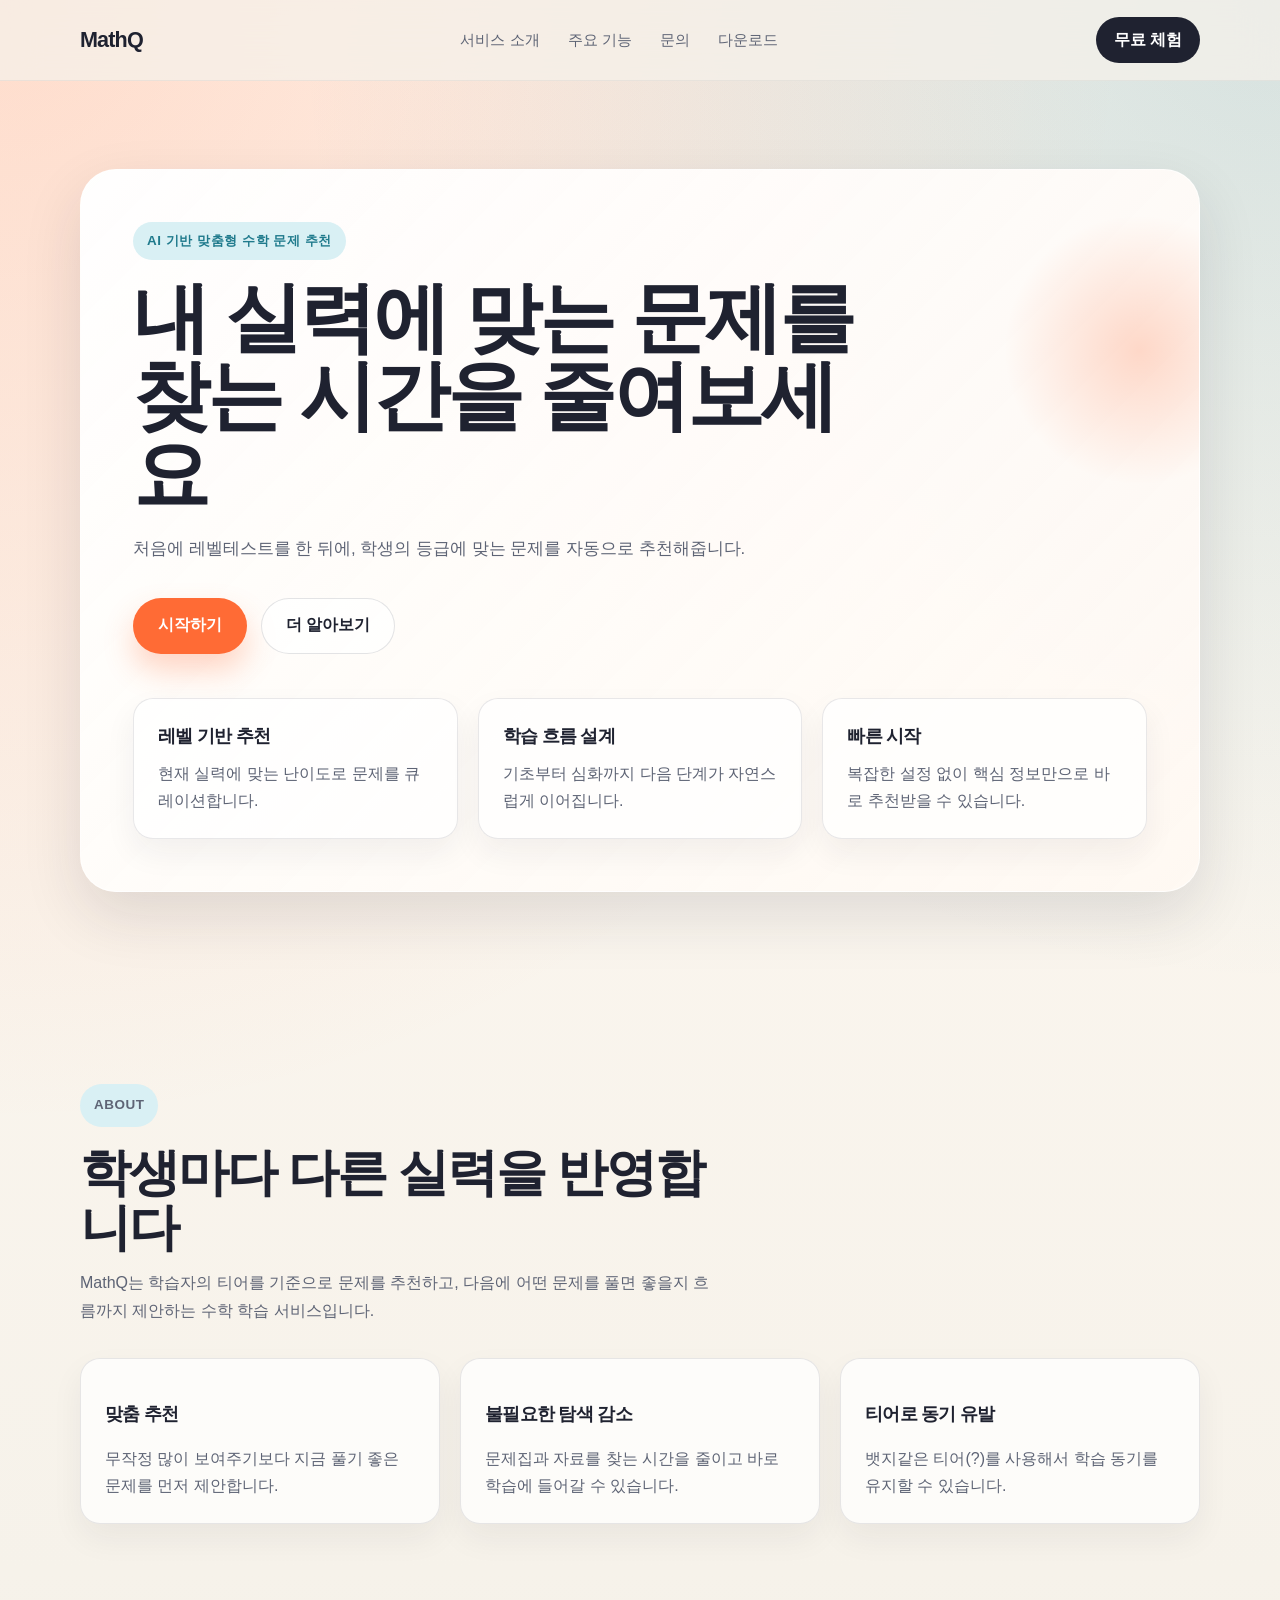
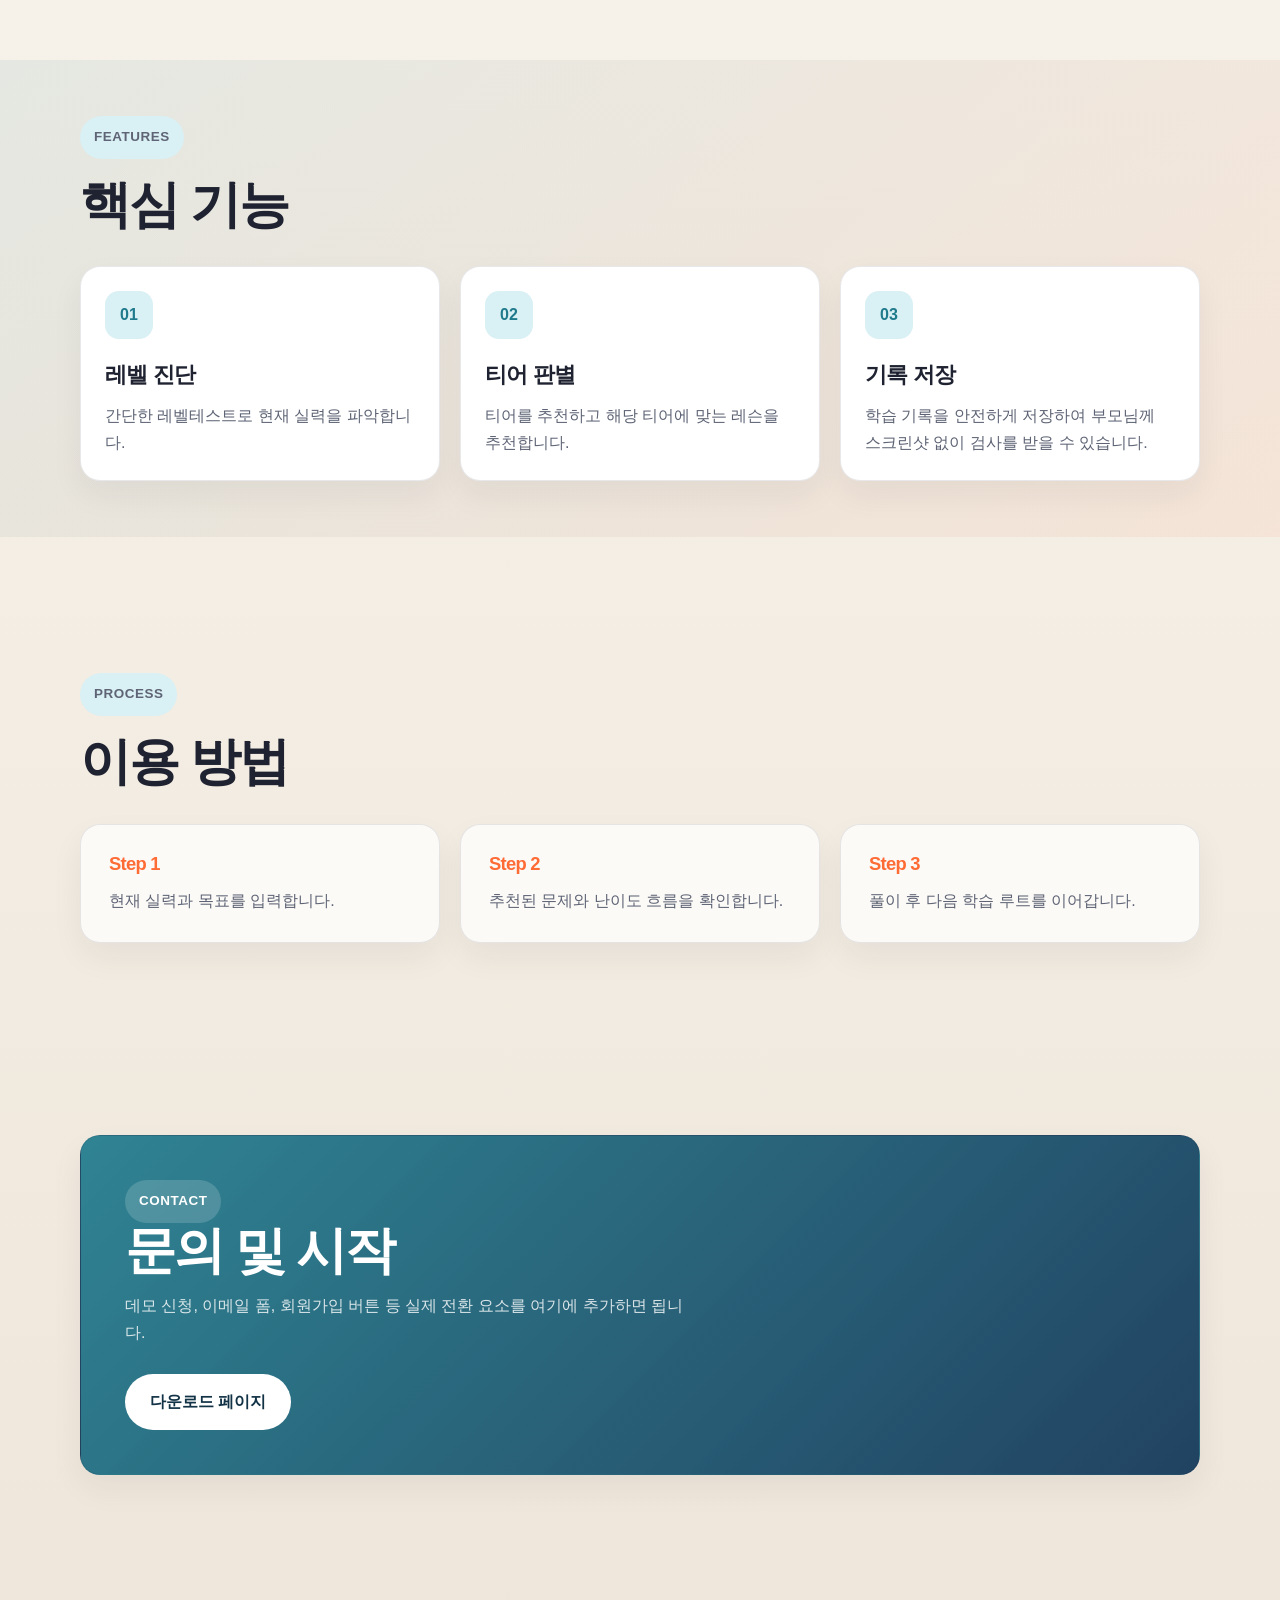
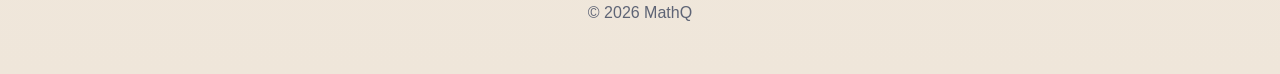
<file: index.html>
<!DOCTYPE html>
<html lang="ko">
  <head>
    <meta charset="UTF-8" />
    <meta name="viewport" content="width=device-width, initial-scale=1.0" />
    <title>MathQ Landing</title>
    <meta
      name="description"
      content="유저의 티어에 맞는 수학 문제를 추천하는 서비스 랜딩페이지"
    />
    <link rel="stylesheet" href="./style.css" />
  </head>
  <body>
    <header class="site-header">
      <div class="container">
        <a class="brand" href="#hero">MathQ</a>
        <nav class="site-nav" aria-label="주요 메뉴">
          <a href="#about">서비스 소개</a>
          <a href="#feature">주요 기능</a>
          <a href="#contact">문의</a>
          <a href="./downloads.html">다운로드</a>
        </nav>
        <a class="header-button" href="./downloads.html">무료 체험</a>
      </div>
    </header>

    <main>
      <section id="hero" class="hero">
        <div class="container">
          <p class="eyebrow">AI 기반 맞춤형 수학 문제 추천</p>
          <h1>내 실력에 맞는 문제를 찾는 시간을 줄여보세요</h1>
          <p class="hero-text">
            처음에 레벨테스트를 한 뒤에, 학생의 등급에 맞는 문제를 자동으로 추천해줍니다. 
          </p>
          <div class="hero-actions">
            <a class="button button-primary" href="./downloads.html">시작하기</a>
            <a class="button button-secondary" href="#about">더 알아보기</a>
          </div>
          <div class="hero-points">
            <div class="point-card">
              <strong>레벨 기반 추천</strong>
              <p>현재 실력에 맞는 난이도로 문제를 큐레이션합니다.</p>
            </div>
            <div class="point-card">
              <strong>학습 흐름 설계</strong>
              <p>기초부터 심화까지 다음 단계가 자연스럽게 이어집니다.</p>
            </div>
            <div class="point-card">
              <strong>빠른 시작</strong>
              <p>복잡한 설정 없이 핵심 정보만으로 바로 추천받을 수 있습니다.</p>
            </div>
          </div>
        </div>
      </section>

      <section id="about" class="about">
        <div class="container">
          <div class="section-copy">
            <p class="eyebrow">About</p>
            <h2>학생마다 다른 실력을 반영합니다</h2>
            <p>
              MathQ는 학습자의 티어를 기준으로 문제를 추천하고, 다음에 어떤
              문제를 풀면 좋을지 흐름까지 제안하는 수학 학습 서비스입니다.
            </p>
          </div>
          <div class="about-grid">
            <article class="info-card">
              <h3>맞춤 추천</h3>
              <p>무작정 많이 보여주기보다 지금 풀기 좋은 문제를 먼저 제안합니다.</p>
            </article>
            <article class="info-card">
              <h3>불필요한 탐색 감소</h3>
              <p>문제집과 자료를 찾는 시간을 줄이고 바로 학습에 들어갈 수 있습니다.</p>
            </article>
            <article class="info-card">
              <h3>티어로 동기 유발</h3>
              <p>뱃지같은 티어(?)를 사용해서 학습 동기를 유지할 수 있습니다.</p>
            </article>
          </div>
        </div>
      </section>

      <section id="feature" class="feature">
        <div class="container">
          <div class="section-copy">
            <p class="eyebrow">Features</p>
            <h2>핵심 기능</h2>
          </div>
          <div class="feature-list">
            <article class="feature-card">
              <span>01</span>
              <h3>레벨 진단</h3>
              <p>간단한 레벨테스트로 현재 실력을 파악합니다.</p>
            </article>
            <article class="feature-card">
              <span>02</span>
              <h3>티어 판별</h3>
              <p>티어를 추천하고 해당 티어에 맞는 레슨을 추천합니다. </p>
            </article>
            <article class="feature-card">
              <span>03</span>
              <h3>기록 저장</h3>
              <p>학습 기록을 안전하게 저장하여 부모님께 스크린샷 없이 검사를 받을 수 있습니다.</p>
            </article>
          </div>
        </div>
      </section>

      <section class="process">
        <div class="container">
          <div class="section-copy">
            <p class="eyebrow">Process</p>
            <h2>이용 방법</h2>
          </div>
          <ol class="process-list">
            <li>
              <strong>Step 1</strong>
              <p>현재 실력과 목표를 입력합니다.</p>
            </li>
            <li>
              <strong>Step 2</strong>
              <p>추천된 문제와 난이도 흐름을 확인합니다.</p>
            </li>
            <li>
              <strong>Step 3</strong>
              <p>풀이 후 다음 학습 루트를 이어갑니다.</p>
            </li>
          </ol>
        </div>
      </section>

      <section id="contact" class="contact">
        <div class="container">
          <p class="eyebrow">Contact</p>
          <h2>문의 및 시작</h2>
          <p>
            데모 신청, 이메일 폼, 회원가입 버튼 등 실제 전환 요소를 여기에
            추가하면 됩니다.
          </p>
          <a class="button button-primary" href="./downloads.html">다운로드 페이지</a>
        </div>
      </section>
    </main>

    <footer class="site-footer">
      <div class="container">
        <p>© 2026 MathQ</p>
      </div>
    </footer>
  </body>
</html>
</file>
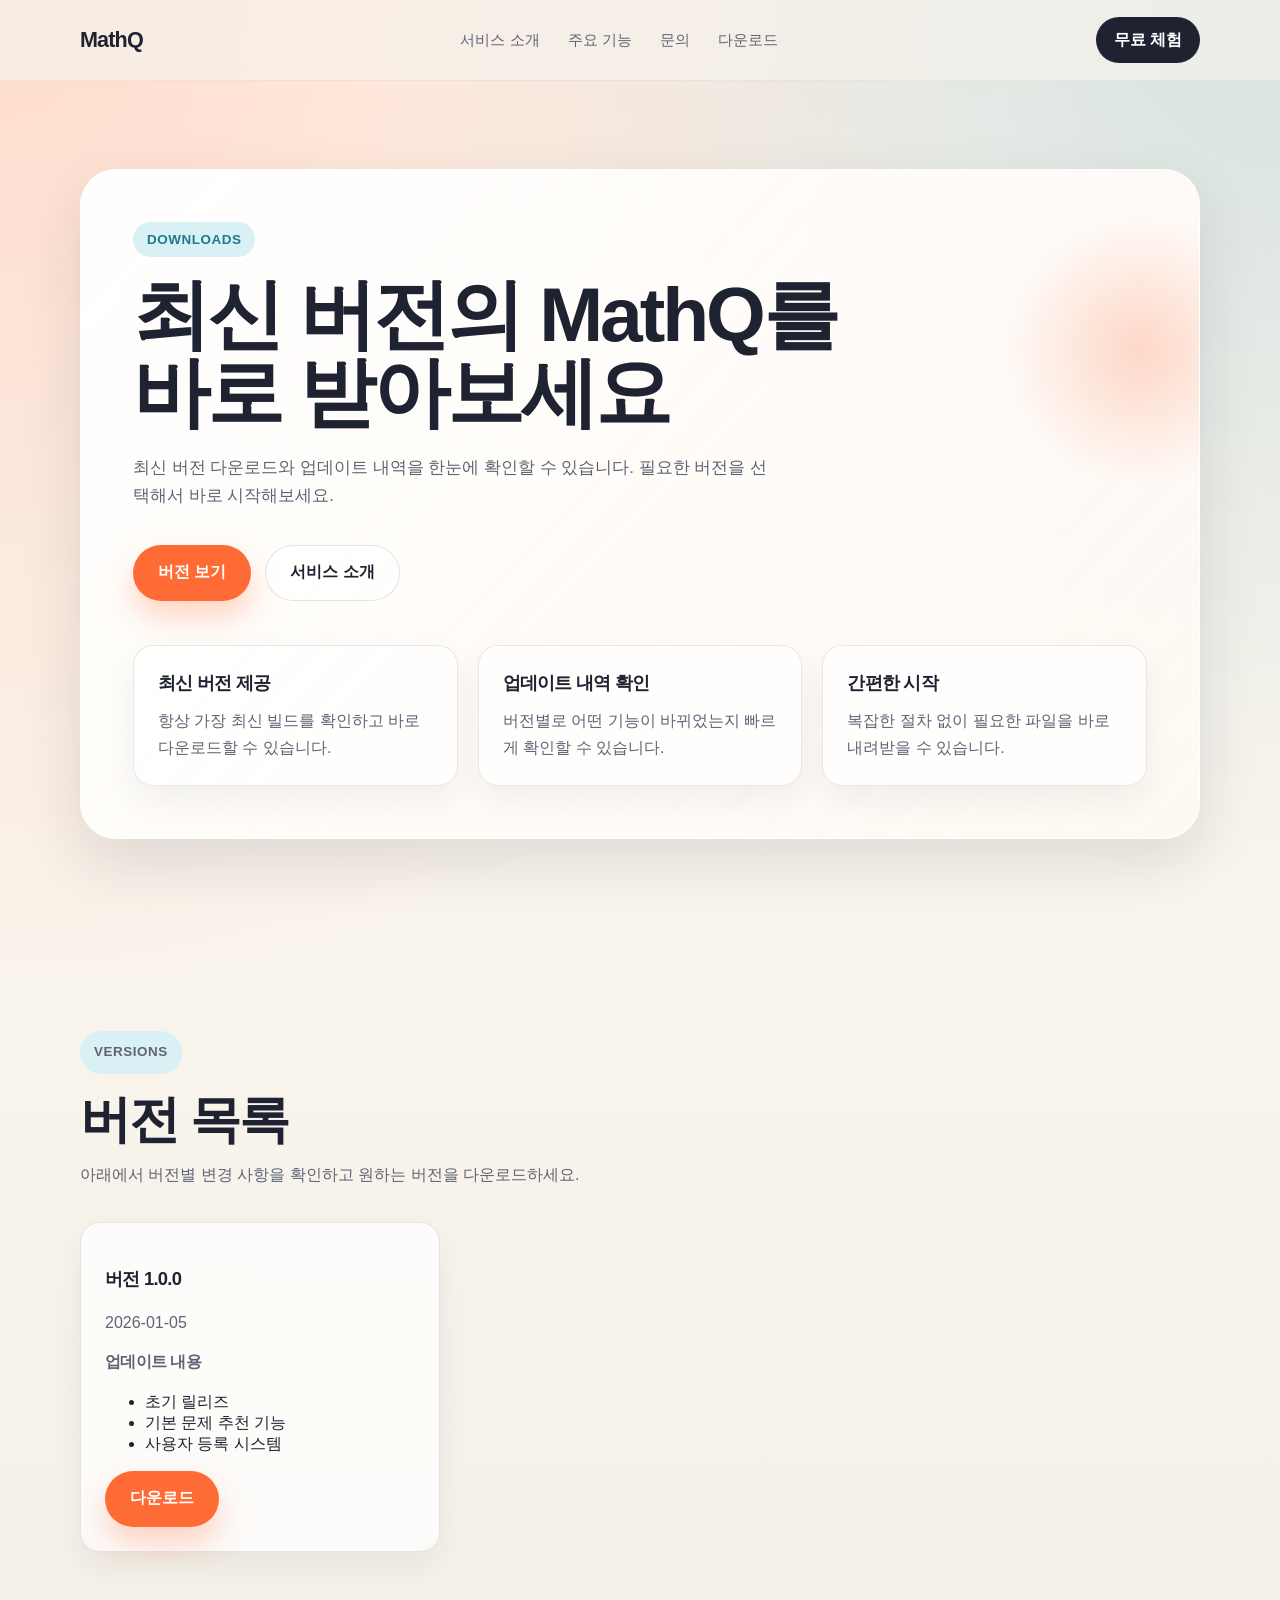
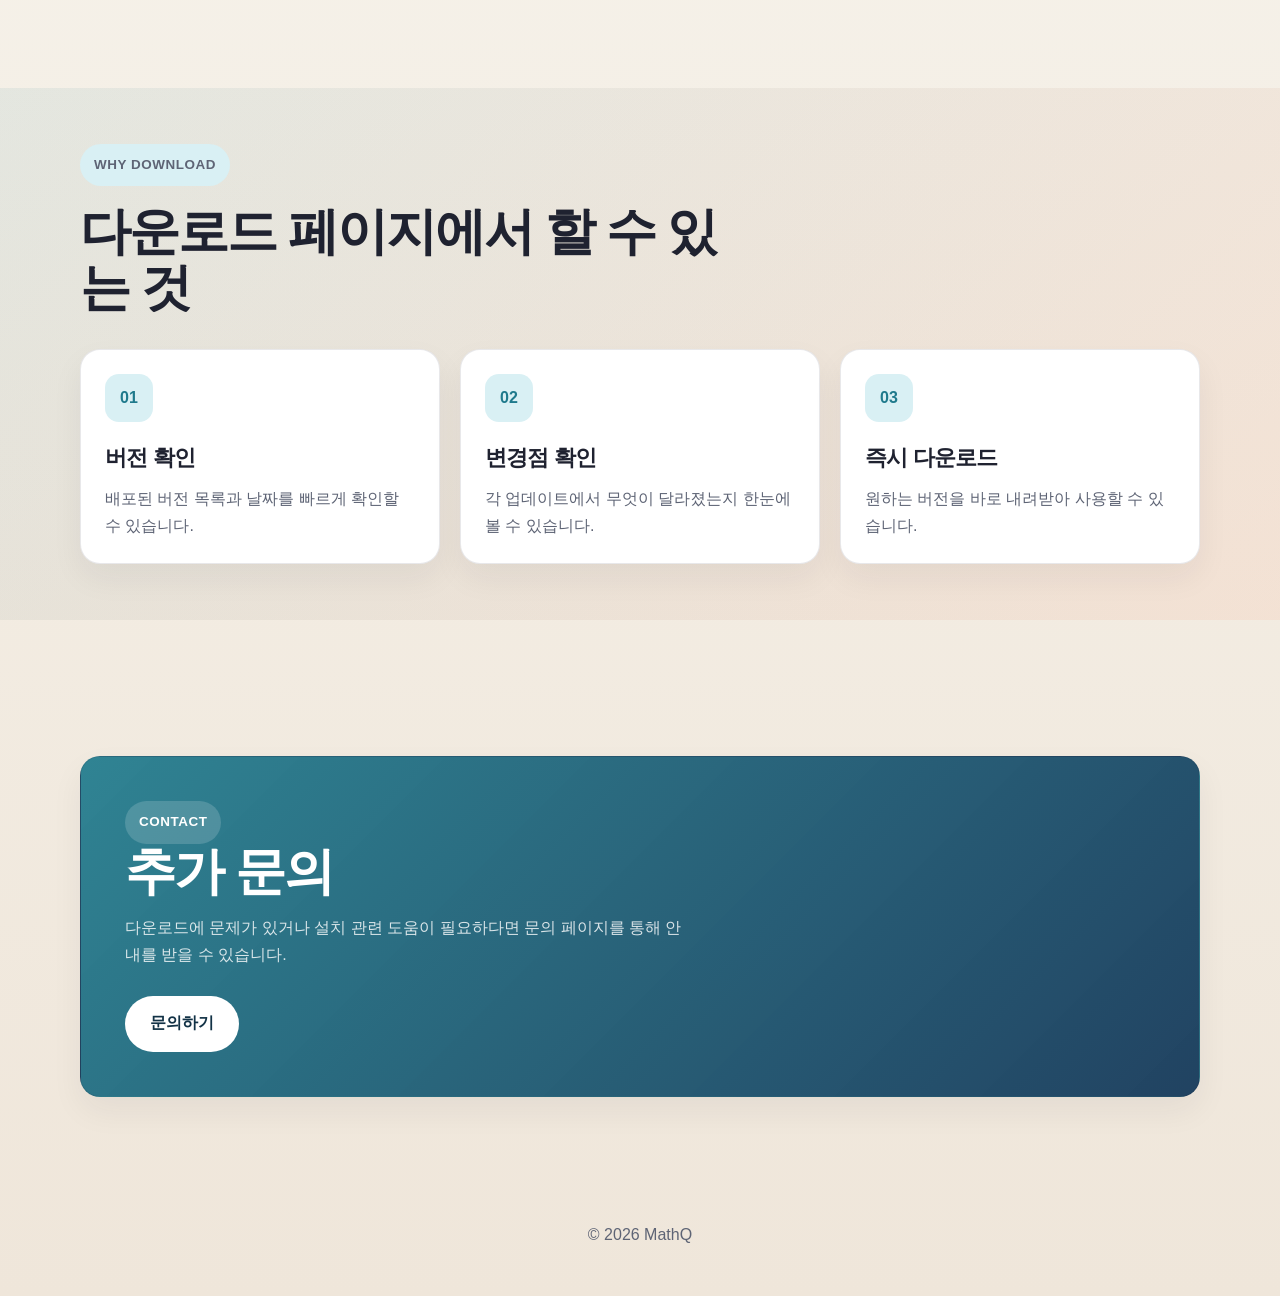
<file: downloads.html>
<!DOCTYPE html>
<html lang="ko">
  <head>
    <meta charset="UTF-8" />
    <meta name="viewport" content="width=device-width, initial-scale=1.0" />
    <title>MathQ 다운로드</title>
    <meta
      name="description"
      content="최신 버전의 MathQ를 다운로드하고 업데이트 내용을 확인하세요."
    />
    <link rel="stylesheet" href="./style.css" />
  </head>
  <body>
    <header class="site-header">
      <div class="container">
        <a class="brand" href="./index.html#hero">MathQ</a>
        <nav class="site-nav" aria-label="주요 메뉴">
          <a href="./index.html#about">서비스 소개</a>
          <a href="./index.html#feature">주요 기능</a>
          <a href="./index.html#contact">문의</a>
          <a href="./downloads.html">다운로드</a>
        </nav>
        <a class="header-button" href="./downloads.html">무료 체험</a>
      </div>
    </header>

    <main>
      <section class="hero downloads-hero">
        <div class="container">
          <p class="eyebrow">Downloads</p>
          <h1>최신 버전의 MathQ를 바로 받아보세요</h1>
          <p class="hero-text">
            최신 버전 다운로드와 업데이트 내역을 한눈에 확인할 수 있습니다.
            필요한 버전을 선택해서 바로 시작해보세요.
          </p>
          <div class="hero-actions">
            <a class="button button-primary" href="#version-section">버전 보기</a>
            <a class="button button-secondary" href="./index.html#about">서비스 소개</a>
          </div>
          <div class="hero-points">
            <div class="point-card">
              <strong>최신 버전 제공</strong>
              <p>항상 가장 최신 빌드를 확인하고 바로 다운로드할 수 있습니다.</p>
            </div>
            <div class="point-card">
              <strong>업데이트 내역 확인</strong>
              <p>버전별로 어떤 기능이 바뀌었는지 빠르게 확인할 수 있습니다.</p>
            </div>
            <div class="point-card">
              <strong>간편한 시작</strong>
              <p>복잡한 절차 없이 필요한 파일을 바로 내려받을 수 있습니다.</p>
            </div>
          </div>
        </div>
      </section>

      <section id="version-section" class="about">
        <div class="container">
          <div class="section-copy">
            <p class="eyebrow">Versions</p>
            <h2>버전 목록</h2>
            <p>
              아래에서 버전별 변경 사항을 확인하고 원하는 버전을 다운로드하세요.
            </p>
          </div>

          <div class="version-list about-grid" id="versionList">
            <!-- Versions will be loaded here by JavaScript -->
          </div>
        </div>
      </section>

      <section class="feature">
        <div class="container">
          <div class="section-copy">
            <p class="eyebrow">Why Download</p>
            <h2>다운로드 페이지에서 할 수 있는 것</h2>
          </div>
          <div class="feature-list">
            <article class="feature-card">
              <span>01</span>
              <h3>버전 확인</h3>
              <p>배포된 버전 목록과 날짜를 빠르게 확인할 수 있습니다.</p>
            </article>
            <article class="feature-card">
              <span>02</span>
              <h3>변경점 확인</h3>
              <p>각 업데이트에서 무엇이 달라졌는지 한눈에 볼 수 있습니다.</p>
            </article>
            <article class="feature-card">
              <span>03</span>
              <h3>즉시 다운로드</h3>
              <p>원하는 버전을 바로 내려받아 사용할 수 있습니다.</p>
            </article>
          </div>
        </div>
      </section>

      <section class="contact">
        <div class="container">
          <p class="eyebrow">Contact</p>
          <h2>추가 문의</h2>
          <p>
            다운로드에 문제가 있거나 설치 관련 도움이 필요하다면 문의 페이지를
            통해 안내를 받을 수 있습니다.
          </p>
          <a class="button button-primary" href="./index.html#contact">문의하기</a>
        </div>
      </section>
    </main>

    <footer class="site-footer">
      <div class="container">
        <p>© 2026 MathQ</p>
      </div>
    </footer>

    <script>
      document.addEventListener("DOMContentLoaded", function () {
        const versionList = document.getElementById("versionList");

        fetch("./vers.xml")
          .then((response) => response.text())
          .then((str) =>
            new window.DOMParser().parseFromString(str, "text/xml")
          )
          .then((data) => {
            const versions = data.getElementsByTagName("version");
            let html = "";

            for (let i = 0; i < versions.length; i++) {
              const version = versions[i];
              const versionNumber =
                version.getElementsByTagName("number")[0]?.textContent || "-";
              const date =
                version.getElementsByTagName("date")[0]?.textContent || "-";
              const downloadLink =
                version.getElementsByTagName("download")[0]?.textContent || "#";
              const changes = version.getElementsByTagName("change");

              let changesHtml = "";
              for (let j = 0; j < changes.length; j++) {
                changesHtml += `<li>${changes[j].textContent}</li>`;
              }

              html += `
                <article class="info-card version-card">
                  <div class="version-header">
                    <h3>버전 ${versionNumber}</h3>
                    <p class="version-date">${date}</p>
                  </div>
                  <div class="version-changes">
                    <p><strong>업데이트 내용</strong></p>
                    <ul>
                      ${changesHtml}
                    </ul>
                  </div>
                  <a class="button button-primary" href="${downloadLink}" download>
                    다운로드
                  </a>
                </article>
              `;
            }

            if (!html.trim()) {
              html = `<p>표시할 버전 정보가 없습니다.</p>`;
            }

            versionList.innerHTML = html;
          })
          .catch((error) => {
            console.error("Error loading versions:", error);
            versionList.innerHTML =
              "<p>버전 정보를 불러오는 중 오류가 발생했습니다.</p>";
          });
      });
    </script>
  </body>
</html>
</file>
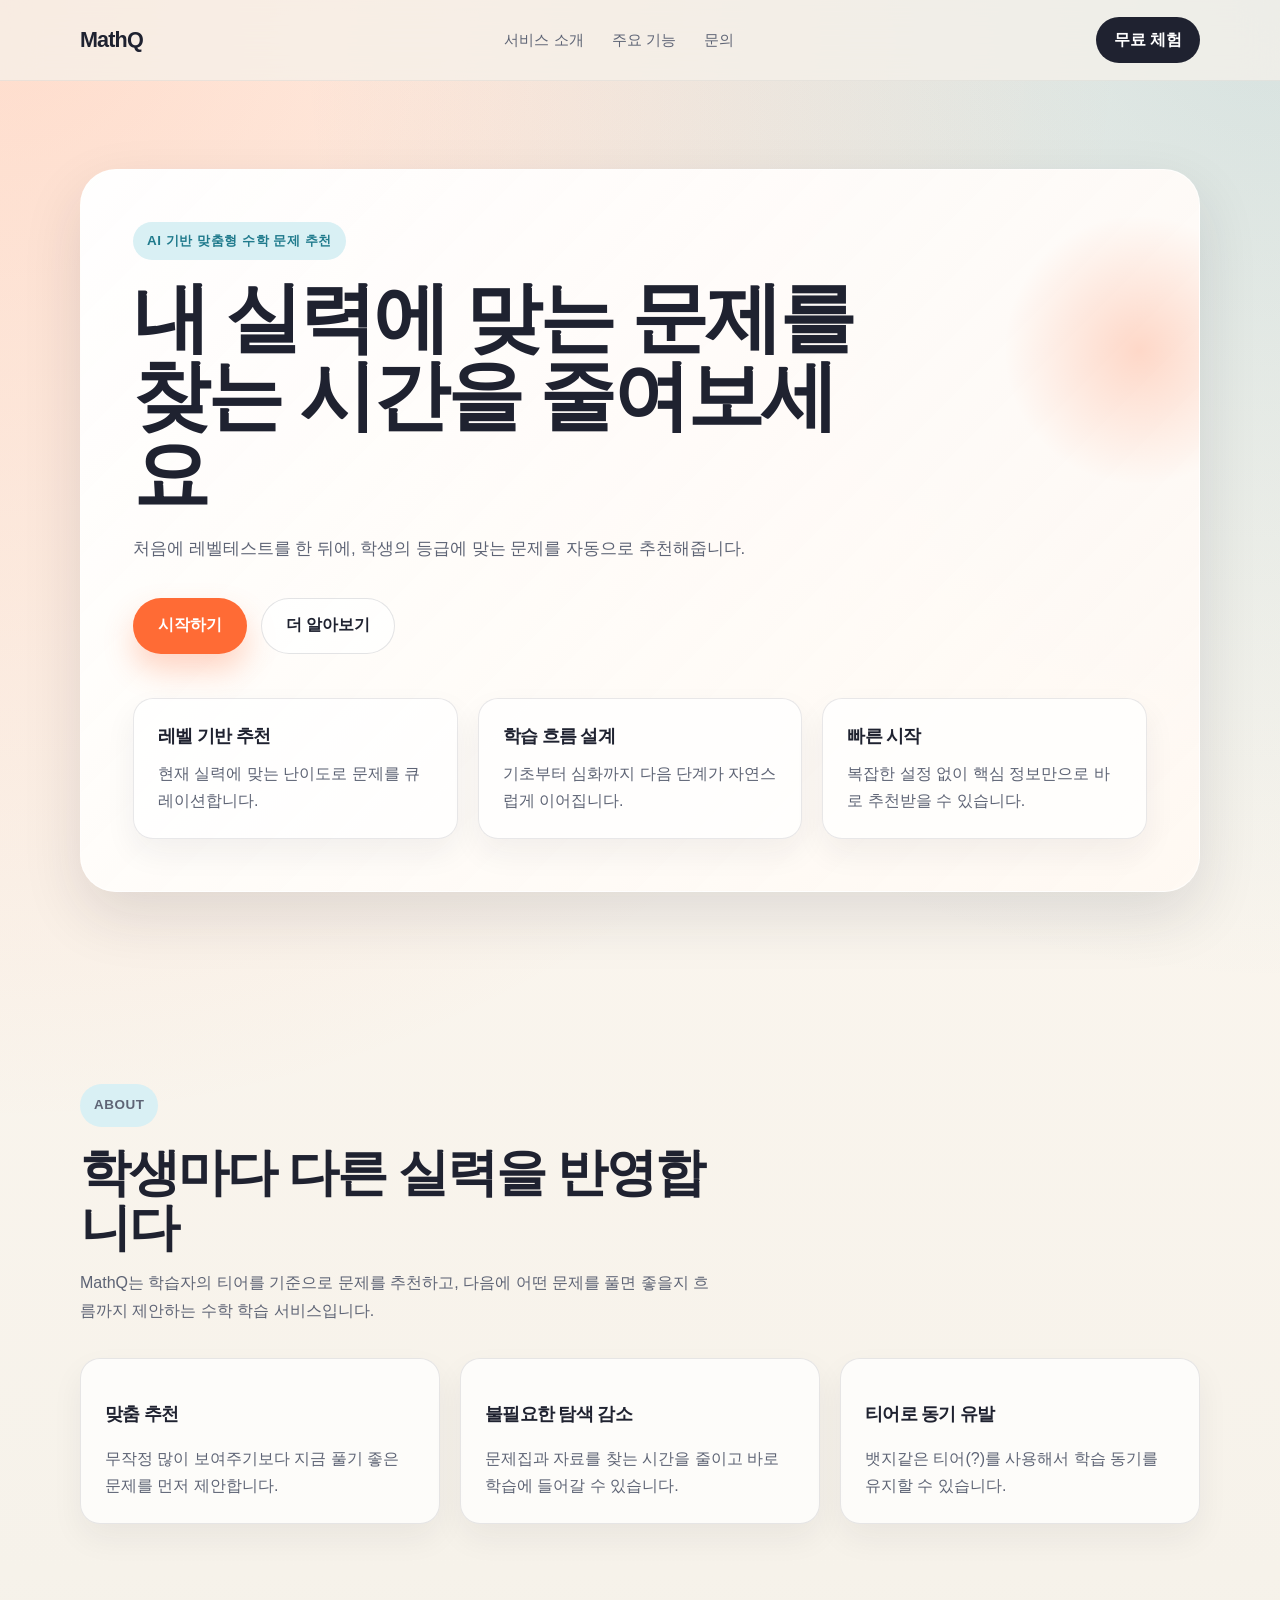
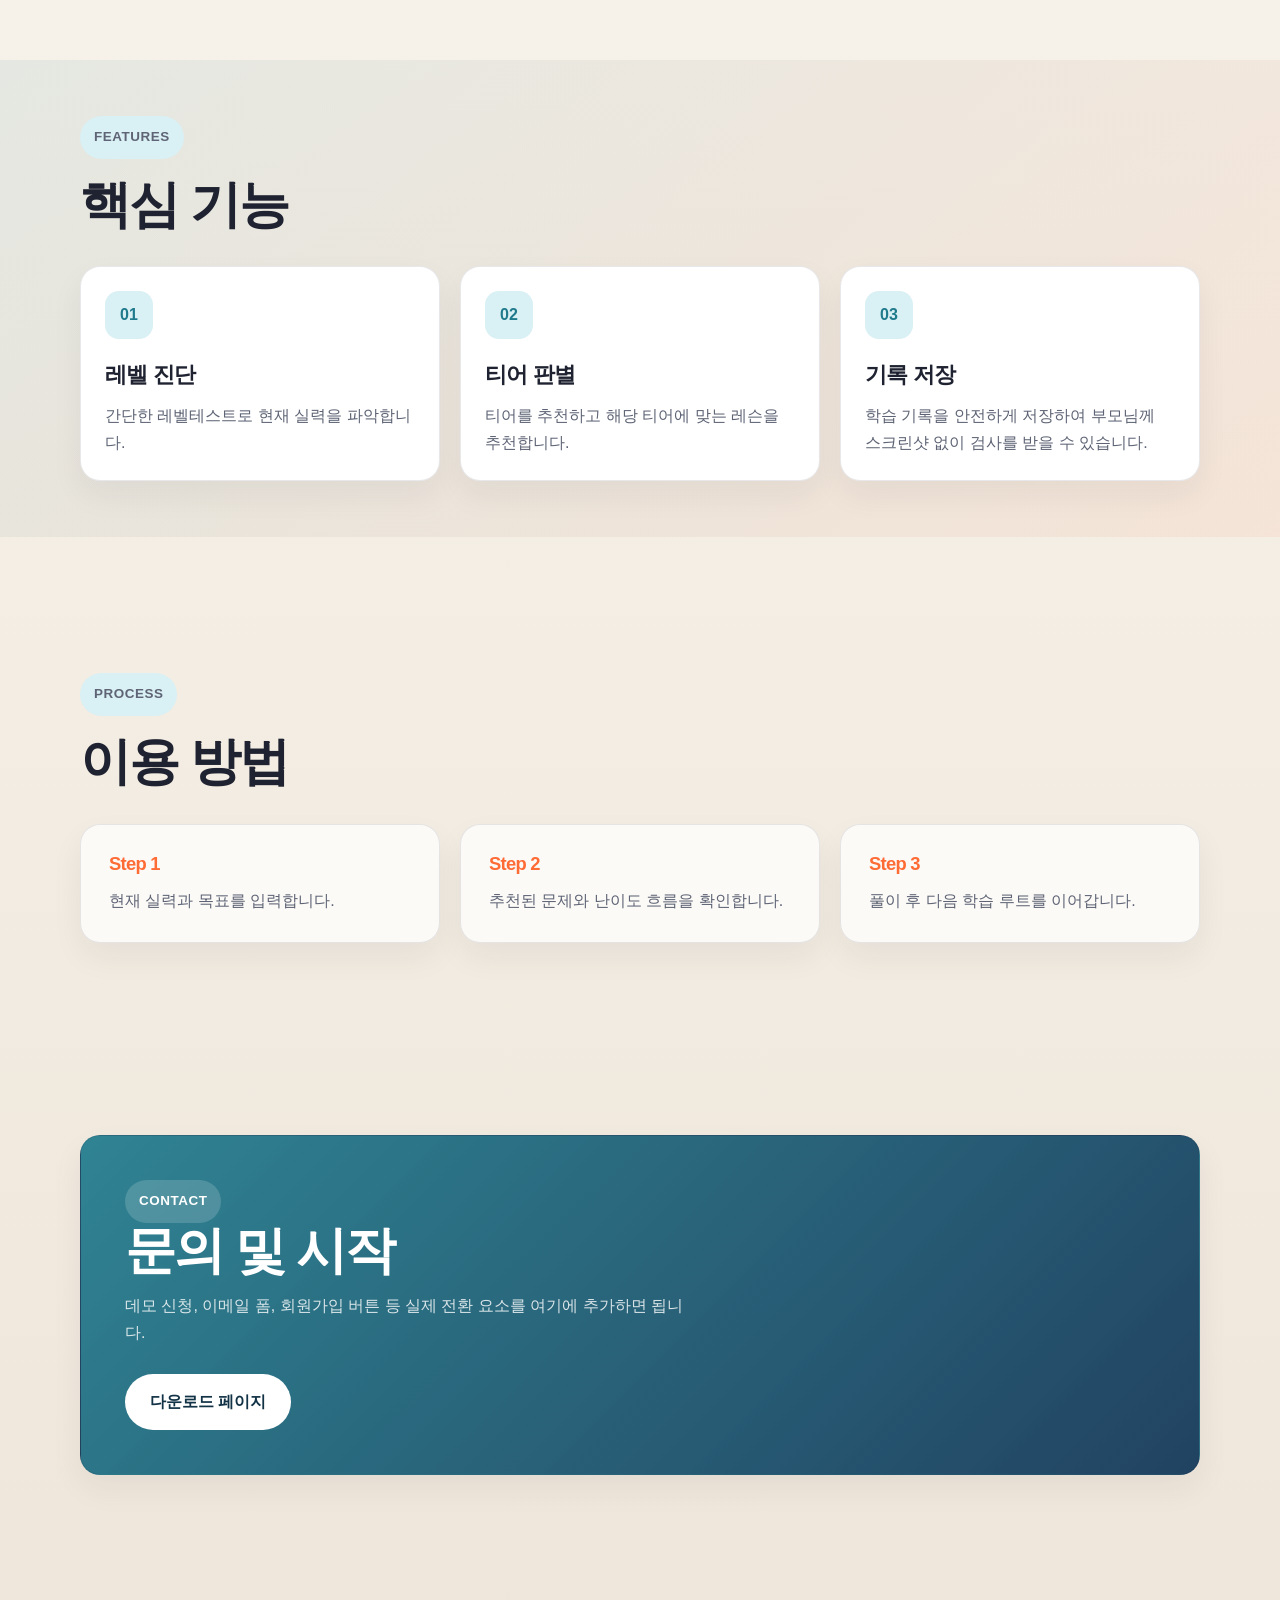
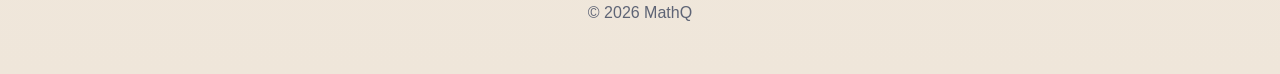
<file: index (1).html>
<!DOCTYPE html>
<html lang="ko">
  <head>
    <meta charset="UTF-8" />
    <meta name="viewport" content="width=device-width, initial-scale=1.0" />
    <title>MathQ Landing</title>
    <meta
      name="description"
      content="유저의 티어에 맞는 수학 문제를 추천하는 서비스 랜딩페이지"
    />
    <link rel="stylesheet" href="./style.css" />
  </head>
  <body>
    <header class="site-header">
      <div class="container">
        <a class="brand" href="#hero">MathQ</a>
        <nav class="site-nav" aria-label="주요 메뉴">
          <a href="#about">서비스 소개</a>
          <a href="#feature">주요 기능</a>
          <a href="#contact">문의</a>
        </nav>
        <a class="header-button" href="./downloads.html">무료 체험</a>
      </div>
    </header>

    <main>
      <section id="hero" class="hero">
        <div class="container">
          <p class="eyebrow">AI 기반 맞춤형 수학 문제 추천</p>
          <h1>내 실력에 맞는 문제를 찾는 시간을 줄여보세요</h1>
          <p class="hero-text">
            처음에 레벨테스트를 한 뒤에, 학생의 등급에 맞는 문제를 자동으로 추천해줍니다. 
          </p>
          <div class="hero-actions">
            <a class="button button-primary" href="./downloads.html">시작하기</a>
            <a class="button button-secondary" href="#about">더 알아보기</a>
          </div>
          <div class="hero-points">
            <div class="point-card">
              <strong>레벨 기반 추천</strong>
              <p>현재 실력에 맞는 난이도로 문제를 큐레이션합니다.</p>
            </div>
            <div class="point-card">
              <strong>학습 흐름 설계</strong>
              <p>기초부터 심화까지 다음 단계가 자연스럽게 이어집니다.</p>
            </div>
            <div class="point-card">
              <strong>빠른 시작</strong>
              <p>복잡한 설정 없이 핵심 정보만으로 바로 추천받을 수 있습니다.</p>
            </div>
          </div>
        </div>
      </section>

      <section id="about" class="about">
        <div class="container">
          <div class="section-copy">
            <p class="eyebrow">About</p>
            <h2>학생마다 다른 실력을 반영합니다</h2>
            <p>
              MathQ는 학습자의 티어를 기준으로 문제를 추천하고, 다음에 어떤
              문제를 풀면 좋을지 흐름까지 제안하는 수학 학습 서비스입니다.
            </p>
          </div>
          <div class="about-grid">
            <article class="info-card">
              <h3>맞춤 추천</h3>
              <p>무작정 많이 보여주기보다 지금 풀기 좋은 문제를 먼저 제안합니다.</p>
            </article>
            <article class="info-card">
              <h3>불필요한 탐색 감소</h3>
              <p>문제집과 자료를 찾는 시간을 줄이고 바로 학습에 들어갈 수 있습니다.</p>
            </article>
            <article class="info-card">
              <h3>티어로 동기 유발</h3>
              <p>뱃지같은 티어(?)를 사용해서 학습 동기를 유지할 수 있습니다.</p>
            </article>
          </div>
        </div>
      </section>

      <section id="feature" class="feature">
        <div class="container">
          <div class="section-copy">
            <p class="eyebrow">Features</p>
            <h2>핵심 기능</h2>
          </div>
          <div class="feature-list">
            <article class="feature-card">
              <span>01</span>
              <h3>레벨 진단</h3>
              <p>간단한 레벨테스트로 현재 실력을 파악합니다.</p>
            </article>
            <article class="feature-card">
              <span>02</span>
              <h3>티어 판별</h3>
              <p>티어를 추천하고 해당 티어에 맞는 레슨을 추천합니다. </p>
            </article>
            <article class="feature-card">
              <span>03</span>
              <h3>기록 저장</h3>
              <p>학습 기록을 안전하게 저장하여 부모님께 스크린샷 없이 검사를 받을 수 있습니다.</p>
            </article>
          </div>
        </div>
      </section>

      <section class="process">
        <div class="container">
          <div class="section-copy">
            <p class="eyebrow">Process</p>
            <h2>이용 방법</h2>
          </div>
          <ol class="process-list">
            <li>
              <strong>Step 1</strong>
              <p>현재 실력과 목표를 입력합니다.</p>
            </li>
            <li>
              <strong>Step 2</strong>
              <p>추천된 문제와 난이도 흐름을 확인합니다.</p>
            </li>
            <li>
              <strong>Step 3</strong>
              <p>풀이 후 다음 학습 루트를 이어갑니다.</p>
            </li>
          </ol>
        </div>
      </section>

      <section id="contact" class="contact">
        <div class="container">
          <p class="eyebrow">Contact</p>
          <h2>문의 및 시작</h2>
          <p>
            데모 신청, 이메일 폼, 회원가입 버튼 등 실제 전환 요소를 여기에
            추가하면 됩니다.
          </p>
          <a class="button button-primary" href="./downloads.html">다운로드 페이지</a>
        </div>
      </section>
    </main>

    <footer class="site-footer">
      <div class="container">
        <p>© 2026 MathQ</p>
      </div>
    </footer>
  </body>
</html>
</file>
<file: style.css>
div.center {
  display: flex;
  justify-content: center;
  align-items: center;
  width: 100%;
  height: 100%;
}
:root {
  --bg: #f6f2ea;
  --surface: rgba(255, 255, 255, 0.72);
  --surface-strong: #ffffff;
  --text: #1f2230;
  --muted: #5e6475;
  --line: rgba(31, 34, 48, 0.1);
  --primary: #ff6b35;
  --primary-dark: #db5626;
  --accent: #1f7a8c;
  --accent-soft: #d9f0f4;
  --shadow: 0 24px 60px rgba(31, 34, 48, 0.12);
  --radius-lg: 28px;
  --radius-md: 20px;
  --radius-sm: 14px;
  --container: 1120px;
}

* {
  box-sizing: border-box;
}

html {
  scroll-behavior: smooth;
}

body {
  margin: 0;
  font-family: "SUIT Variable", "Pretendard Variable", "Apple SD Gothic Neo",
    "Noto Sans KR", sans-serif;
  color: var(--text);
  background:
    radial-gradient(circle at top left, rgba(255, 107, 53, 0.2), transparent 32%),
    radial-gradient(circle at top right, rgba(31, 122, 140, 0.18), transparent 28%),
    linear-gradient(180deg, #fff9f2 0%, var(--bg) 48%, #efe6da 100%);
}

a {
  color: inherit;
  text-decoration: none;
}

img {
  max-width: 100%;
  display: block;
}

.container {
  width: min(calc(100% - 40px), var(--container));
  margin: 0 auto;
}

.site-header {
  position: sticky;
  top: 0;
  z-index: 10;
  backdrop-filter: blur(18px);
  background: rgba(246, 242, 234, 0.72);
  border-bottom: 1px solid rgba(31, 34, 48, 0.06);
}

.site-header .container {
  display: flex;
  align-items: center;
  justify-content: space-between;
  gap: 20px;
  min-height: 80px;
}

.brand {
  font-size: 1.35rem;
  font-weight: 800;
  letter-spacing: -0.04em;
}

.site-nav {
  display: flex;
  align-items: center;
  gap: 28px;
  color: var(--muted);
  font-size: 0.96rem;
}

.site-nav a:hover,
.site-nav a:focus-visible {
  color: var(--text);
}

.header-button,
.button {
  display: inline-flex;
  align-items: center;
  justify-content: center;
  border-radius: 999px;
  font-weight: 700;
  transition:
    transform 180ms ease,
    background-color 180ms ease,
    color 180ms ease,
    border-color 180ms ease,
    box-shadow 180ms ease;
}

.header-button {
  min-height: 46px;
  padding: 0 18px;
  background: var(--text);
  color: #fff;
}

.header-button:hover,
.header-button:focus-visible,
.button:hover,
.button:focus-visible {
  transform: translateY(-2px);
}

.hero,
.about,
.feature,
.process,
.contact {
  padding: 96px 0;
}

.hero {
  padding-top: 88px;
}

.hero .container {
  position: relative;
  padding: 52px;
  border: 1px solid rgba(255, 255, 255, 0.7);
  border-radius: 36px;
  background:
    linear-gradient(135deg, rgba(255, 255, 255, 0.9), rgba(255, 247, 240, 0.78)),
    rgba(255, 255, 255, 0.7);
  box-shadow: var(--shadow);
  overflow: hidden;
}

.hero .container::after {
  content: "";
  position: absolute;
  right: -80px;
  top: 40px;
  width: 280px;
  height: 280px;
  border-radius: 50%;
  background:
    radial-gradient(circle, rgba(255, 107, 53, 0.24), rgba(255, 107, 53, 0) 68%);
  pointer-events: none;
}

.eyebrow {
  display: inline-block;
  margin: 0 0 18px;
  padding: 10px 14px;
  border-radius: 999px;
  background: var(--accent-soft);
  color: var(--accent);
  font-size: 0.84rem;
  font-weight: 800;
  letter-spacing: 0.04em;
  text-transform: uppercase;
}

.hero h1,
h2,
h3,
strong {
  letter-spacing: -0.04em;
}

.hero h1 {
  max-width: 760px;
  margin: 0;
  font-size: clamp(2.6rem, 6vw, 5rem);
  line-height: 1.02;
}

.hero-text,
.section-copy p,
.feature-card p,
.info-card p,
.point-card p,
.process-list p,
.contact p,
.site-footer p {
  color: var(--muted);
  line-height: 1.7;
}

.hero-text {
  max-width: 640px;
  margin: 22px 0 0;
  font-size: 1.05rem;
}

.hero-actions {
  display: flex;
  gap: 14px;
  margin-top: 34px;
}

.button {
  min-height: 56px;
  padding: 0 24px;
  border: 1px solid transparent;
}

.button-primary {
  background: var(--primary);
  color: #fff;
  box-shadow: 0 16px 30px rgba(255, 107, 53, 0.28);
}

.button-primary:hover,
.button-primary:focus-visible {
  background: var(--primary-dark);
}

.button-secondary {
  background: rgba(255, 255, 255, 0.7);
  border-color: rgba(31, 34, 48, 0.12);
}

.button-secondary:hover,
.button-secondary:focus-visible {
  background: #fff;
}

.hero-points,
.about-grid,
.feature-list,
.process-list {
  display: grid;
  gap: 20px;
}

.hero-points {
  grid-template-columns: repeat(3, minmax(0, 1fr));
  margin-top: 44px;
}

.point-card,
.info-card,
.feature-card,
.process-list li,
.contact .container {
  border: 1px solid var(--line);
  border-radius: var(--radius-md);
  background: var(--surface);
  box-shadow: 0 14px 32px rgba(31, 34, 48, 0.06);
}

.point-card,
.info-card,
.feature-card {
  padding: 24px;
}

.point-card strong,
.info-card h3,
.feature-card h3,
.process-list strong {
  display: block;
  font-size: 1.15rem;
}

.point-card p,
.info-card p,
.feature-card p {
  margin: 12px 0 0;
}

.section-copy {
  max-width: 640px;
  margin-bottom: 34px;
}

.section-copy h2,
.contact h2 {
  margin: 0 0 14px;
  font-size: clamp(2rem, 4vw, 3.2rem);
  line-height: 1.08;
}

.section-copy p:last-child,
.contact p {
  margin: 0;
}

.about-grid {
  grid-template-columns: repeat(3, minmax(0, 1fr));
}

.feature {
  position: relative;
}

.feature::before {
  content: "";
  position: absolute;
  left: 0;
  right: 0;
  top: 40px;
  bottom: 40px;
  background: linear-gradient(135deg, rgba(31, 122, 140, 0.08), rgba(255, 107, 53, 0.08));
  z-index: -1;
}

.feature-list {
  grid-template-columns: repeat(3, minmax(0, 1fr));
}

.feature-card {
  position: relative;
  background: var(--surface-strong);
}

.feature-card span {
  display: inline-flex;
  width: 48px;
  height: 48px;
  align-items: center;
  justify-content: center;
  border-radius: 14px;
  background: var(--accent-soft);
  color: var(--accent);
  font-weight: 800;
}

.feature-card h3 {
  margin: 20px 0 12px;
  font-size: 1.4rem;
}

.process-list {
  grid-template-columns: repeat(3, minmax(0, 1fr));
  list-style: none;
  margin: 0;
  padding: 0;
}

.process-list li {
  padding: 28px;
}

.process-list strong {
  color: var(--primary);
}

.process-list p {
  margin: 12px 0 0;
}

.contact .container {
  padding: 44px;
  background:
    linear-gradient(135deg, rgba(31, 122, 140, 0.92), rgba(24, 60, 92, 0.96));
  color: #fff;
}

.contact .eyebrow {
  background: rgba(255, 255, 255, 0.16);
  color: #fff;
}

.contact p {
  max-width: 560px;
  color: rgba(255, 255, 255, 0.82);
}

.contact .button {
  margin-top: 28px;
}

.contact .button-primary {
  background: #fff;
  color: #123246;
  box-shadow: none;
}

.contact .button-primary:hover,
.contact .button-primary:focus-visible {
  background: #f6f2ea;
}

.site-footer {
  padding: 28px 0 48px;
}

.site-footer p {
  margin: 0;
  text-align: center;
}

@media (max-width: 980px) {
  .site-header .container {
    flex-wrap: wrap;
    justify-content: center;
    padding: 14px 0;
  }

  .hero .container {
    padding: 36px 28px;
  }

  .hero-points,
  .about-grid,
  .feature-list,
  .process-list {
    grid-template-columns: 1fr;
  }
}

@media (max-width: 720px) {
  .site-nav {
    width: 100%;
    justify-content: center;
    flex-wrap: wrap;
    gap: 14px 18px;
  }

  .header-button {
    display: none;
  }

  .hero,
  .about,
  .feature,
  .process,
  .contact {
    padding: 72px 0;
  }

  .hero {
    padding-top: 48px;
  }

  .hero-actions {
    flex-direction: column;
  }

  .button {
    width: 100%;
  }

  .contact .container {
    padding: 32px 24px;
  }
}
</file>
